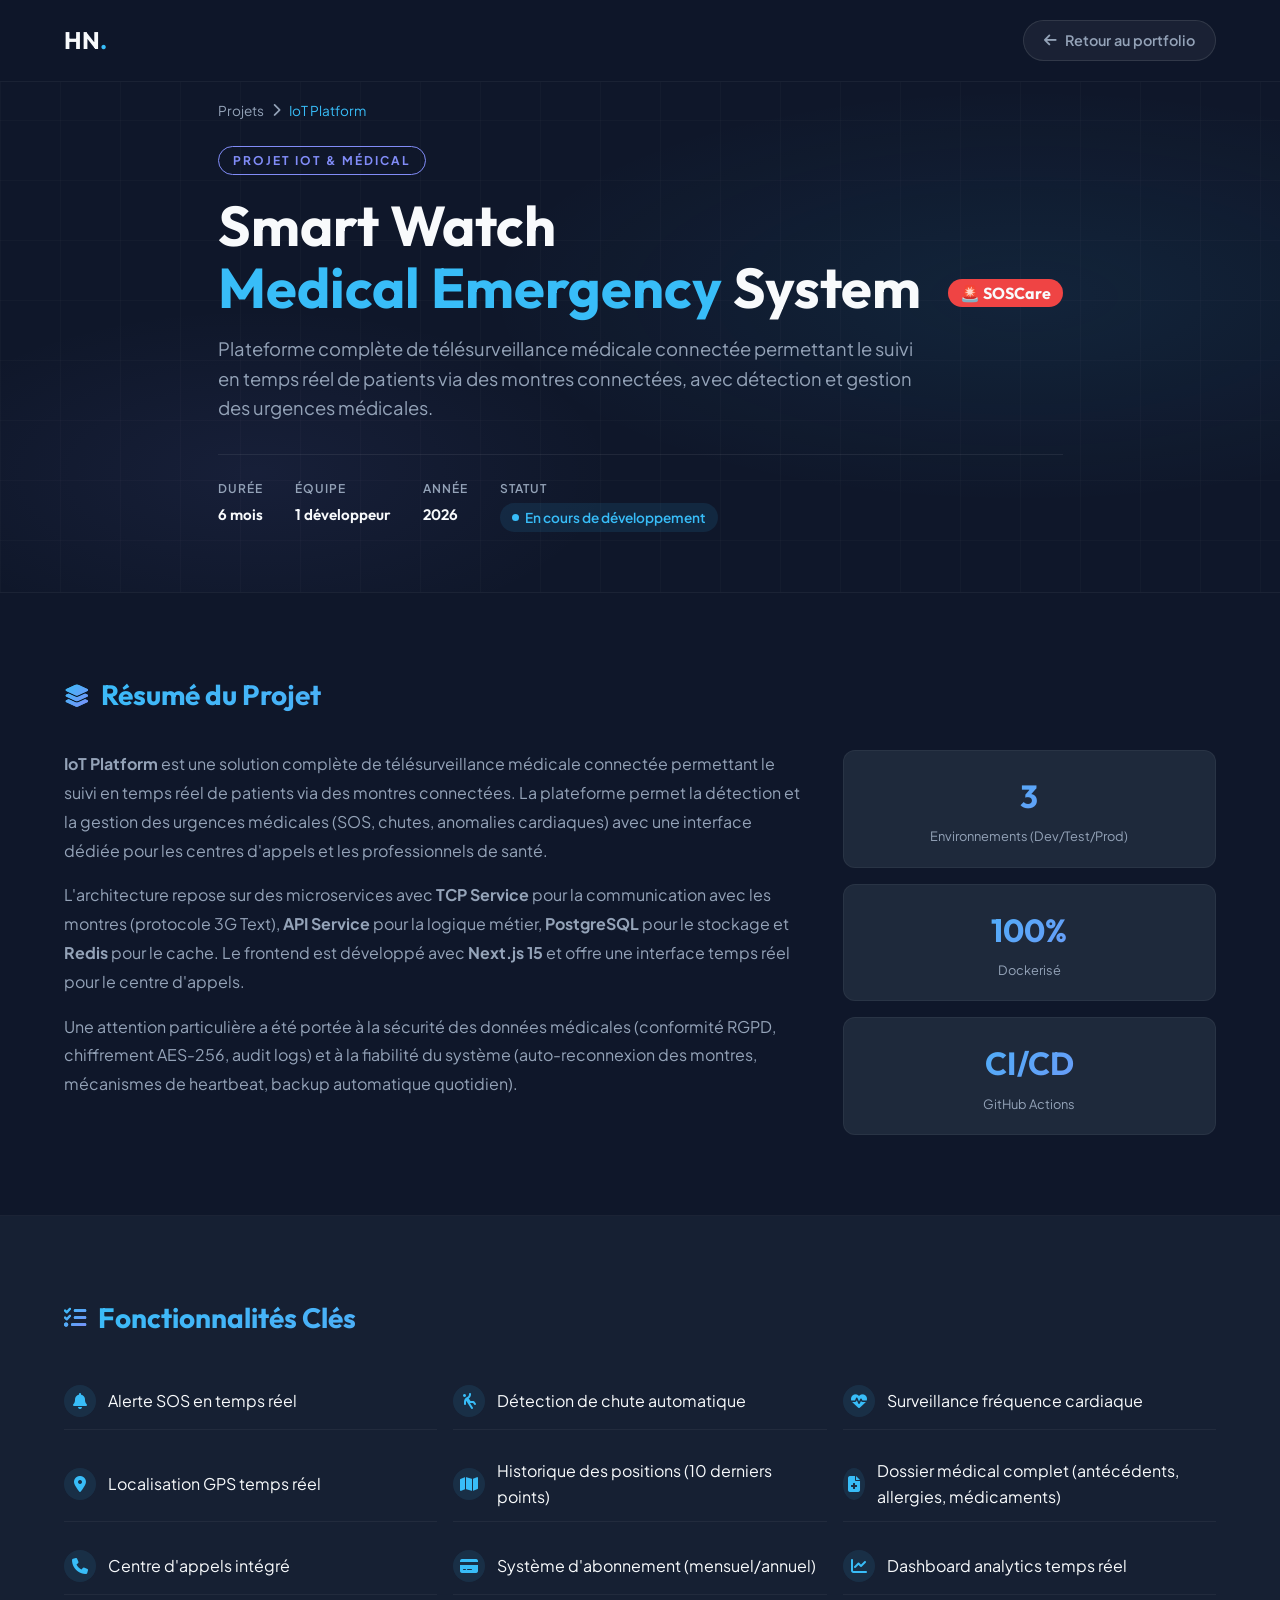
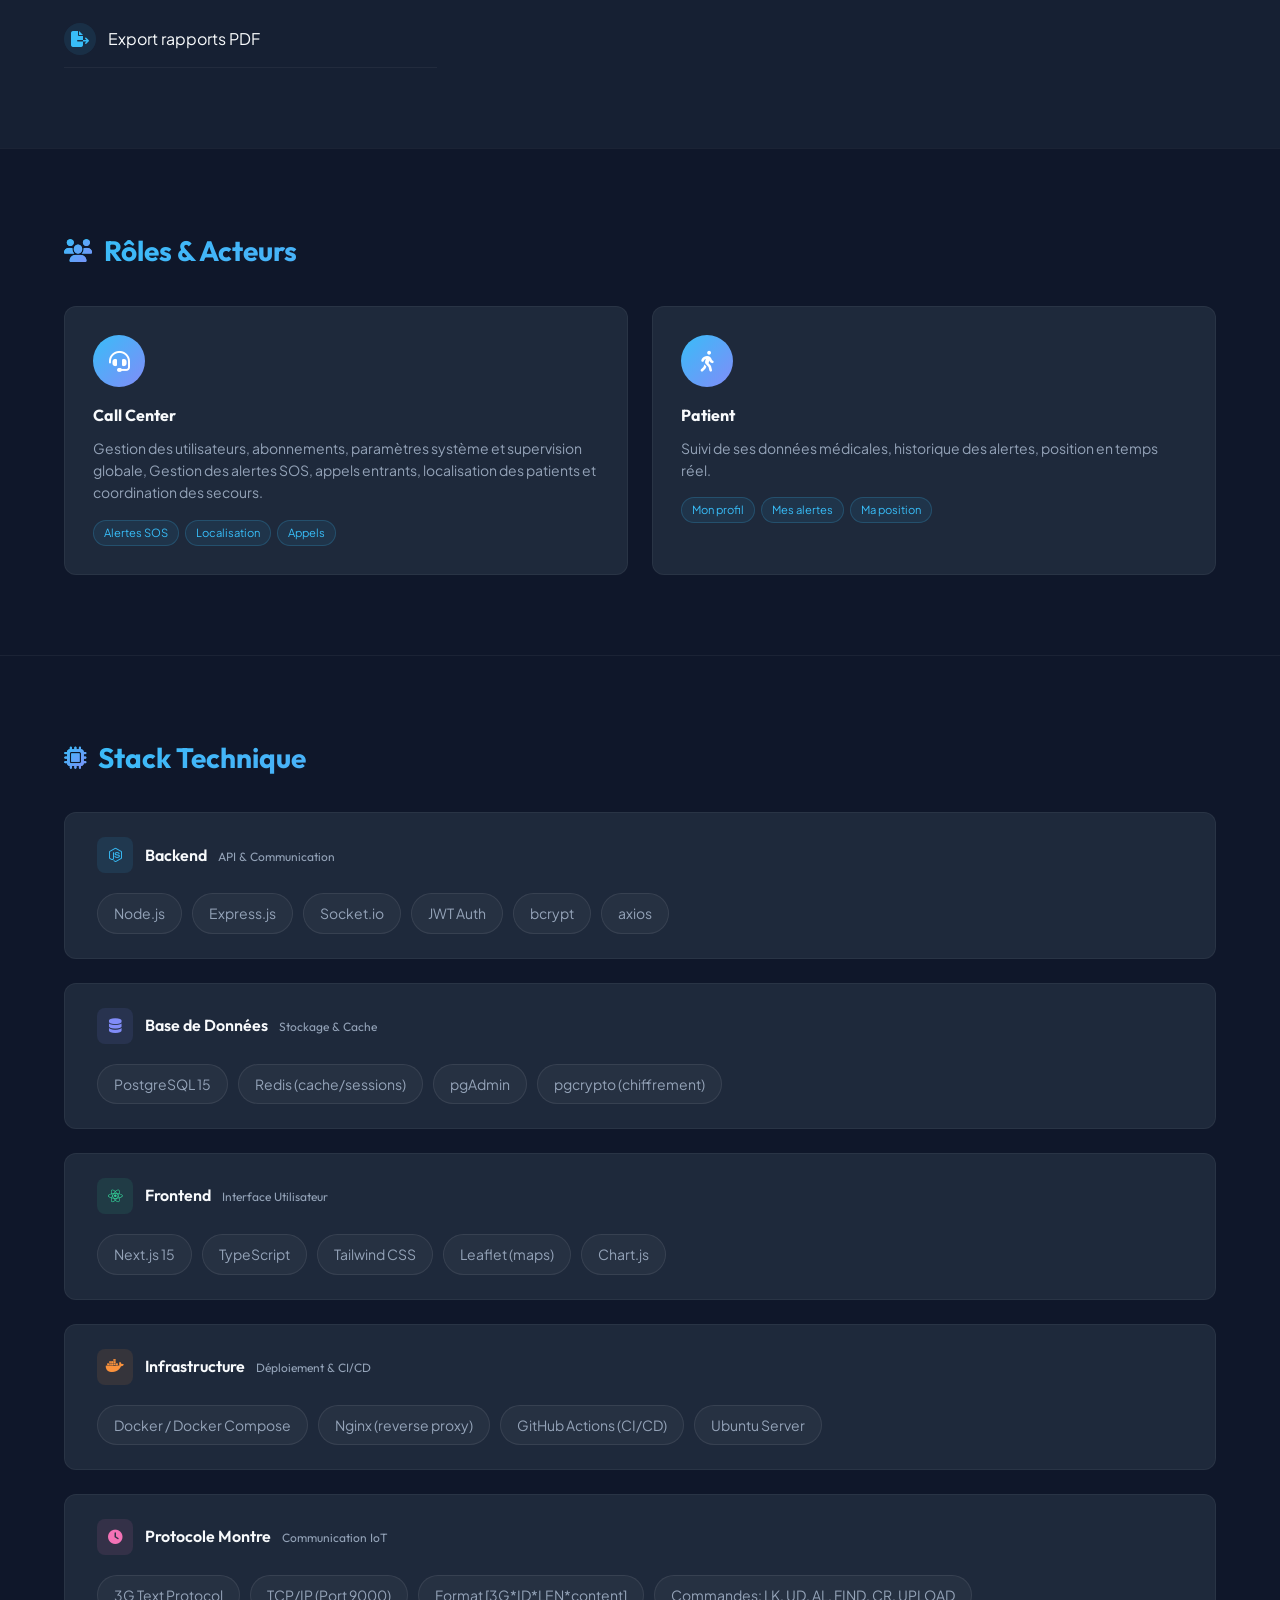
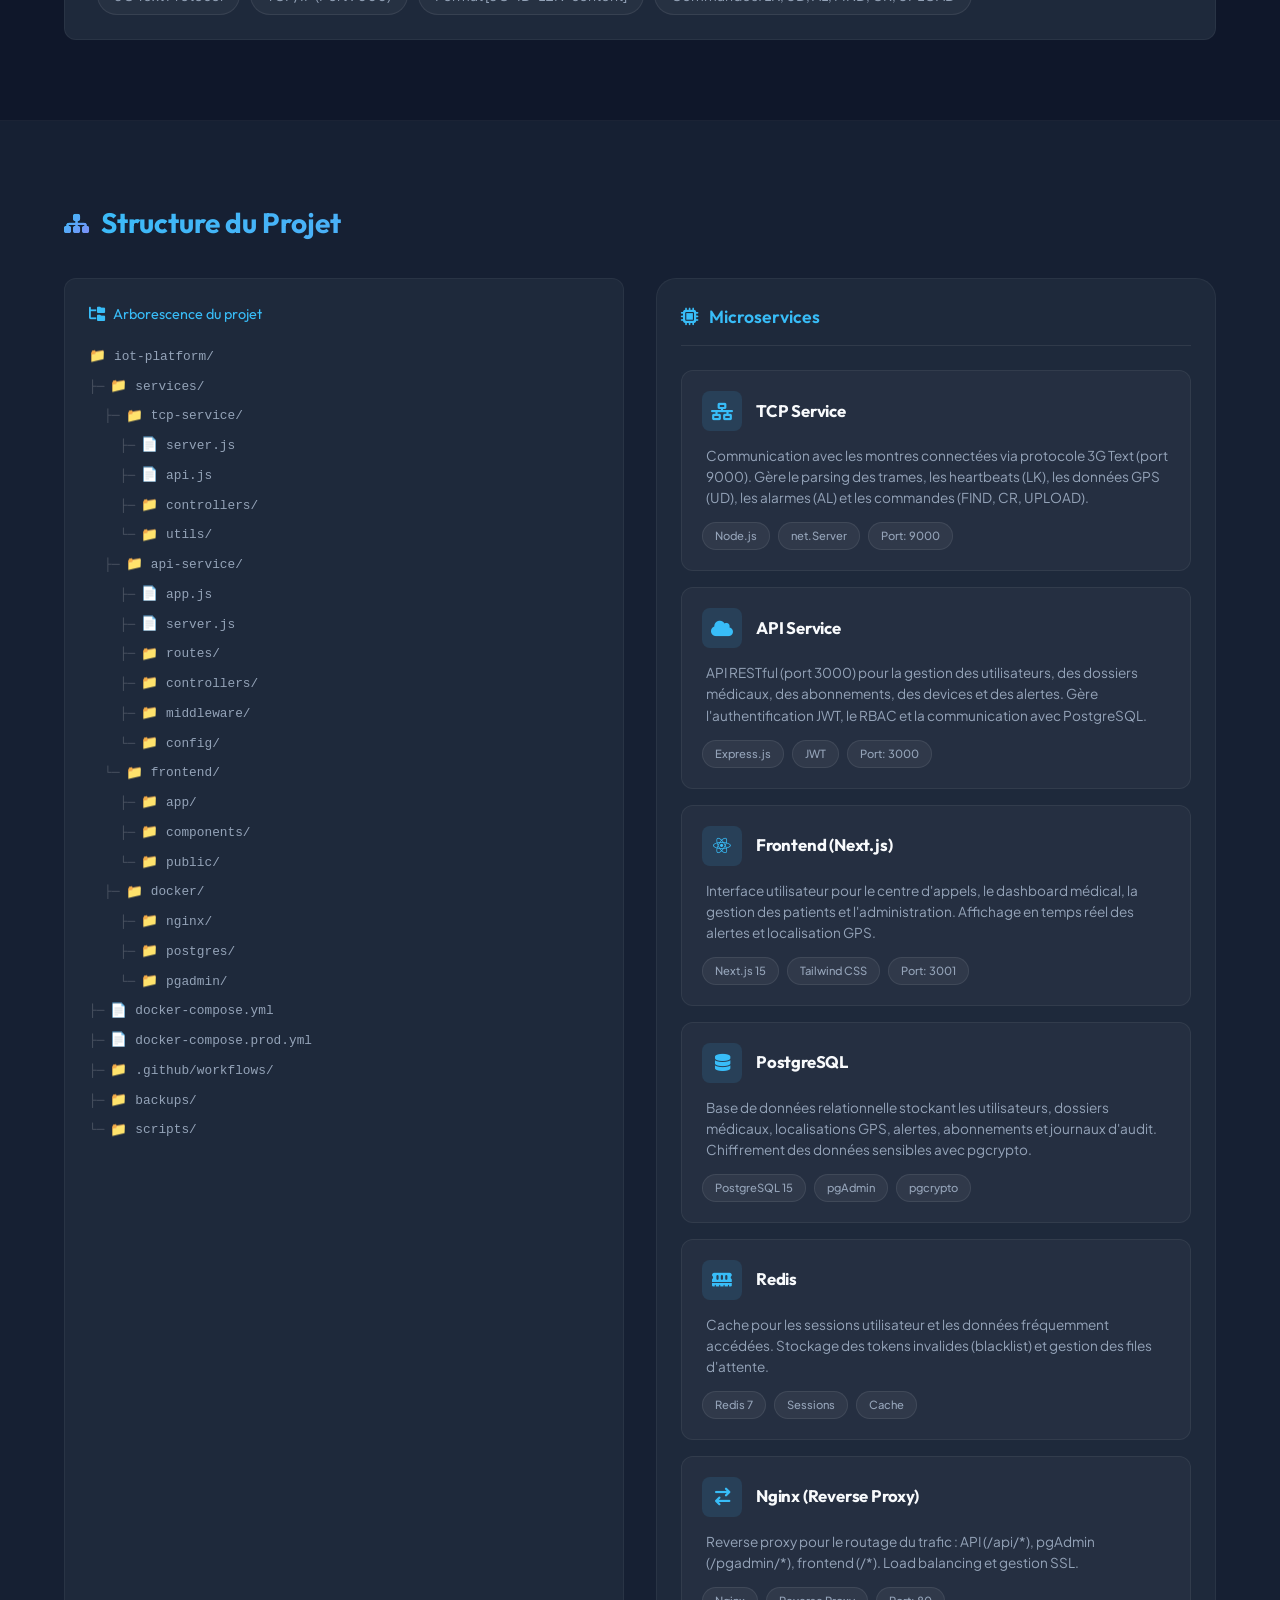
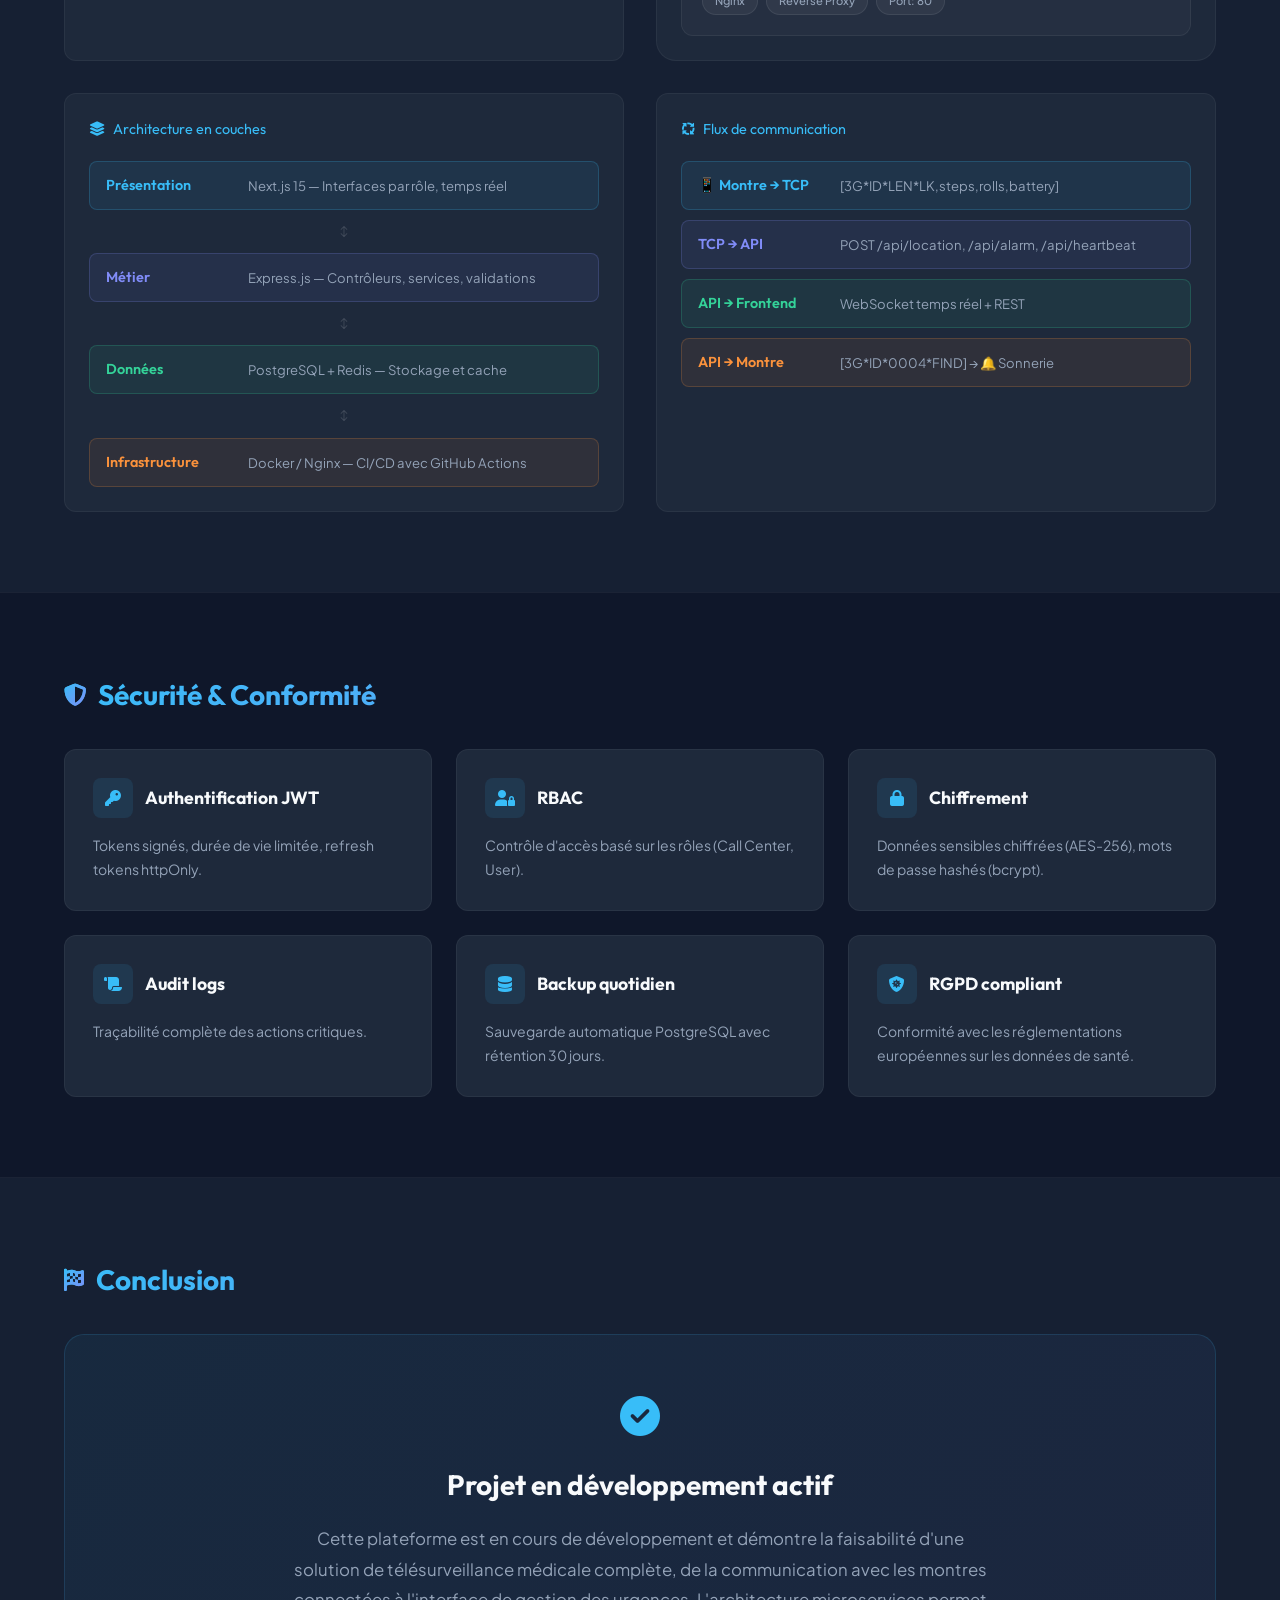
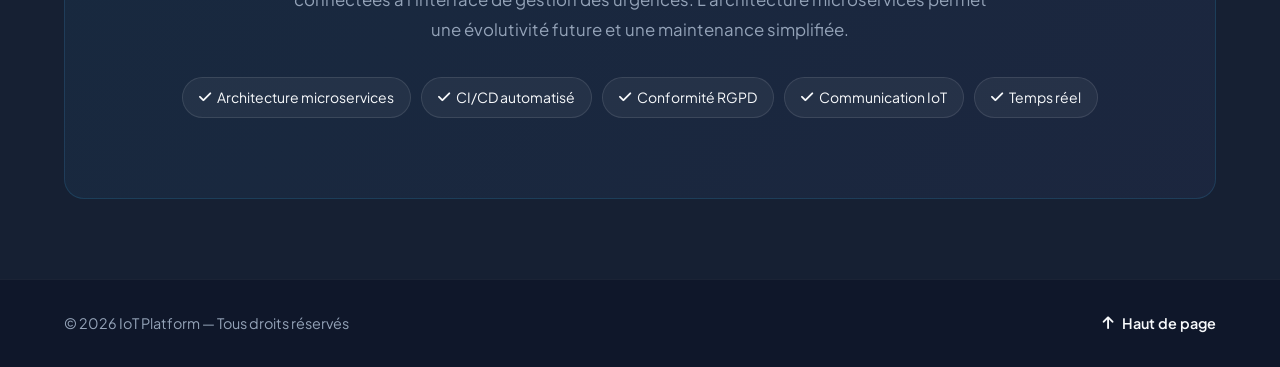
<file: soscare.html>
<!DOCTYPE html>
<html lang="fr">
<head>
    <meta charset="UTF-8">
    <meta name="viewport" content="width=device-width, initial-scale=1.0">
    <title>IoT Platform — SOSCare | Smart Watch Medical Emergency System</title>
    <link rel="preconnect" href="https://fonts.googleapis.com">
    <link rel="preconnect" href="https://fonts.gstatic.com" crossorigin>
    <link href="https://fonts.googleapis.com/css2?family=Outfit:wght@300;400;600;700&family=Plus+Jakarta+Sans:wght@400;500;600&display=swap" rel="stylesheet">
    <link rel="stylesheet" href="https://cdnjs.cloudflare.com/ajax/libs/font-awesome/6.5.0/css/all.min.css">
    <!-- Favicon -->
    <link rel="icon" type="image/svg+xml" href="assets/favicon.svg">
    <style>
        /* ─── CSS Variables ─── */
        :root {
            --bg-dark: #0f172a;
            --bg-card: #1e293b;
            --bg-alt: #162033;
            --text-main: #f8fafc;
            --text-muted: #94a3b8;
            --accent-primary: #38bdf8;
            --accent-secondary: #818cf8;
            --accent-success: #34d399;
            --accent-danger: #ef4444;
            --accent-glow: rgba(56, 189, 248, 0.2);
            --gradient-main: linear-gradient(135deg, var(--accent-primary), var(--accent-secondary));
            --font-heading: 'Outfit', sans-serif;
            --font-body: 'Plus Jakarta Sans', sans-serif;
            --radius-sm: 8px;
            --radius-md: 12px;
            --radius-lg: 20px;
            --transition: all 0.3s ease;
        }

        *, *::before, *::after { margin: 0; padding: 0; box-sizing: border-box; }
        html { scroll-behavior: smooth; scroll-padding-top: 80px; }
        body {
            background-color: var(--bg-dark);
            color: var(--text-main);
            font-family: var(--font-body);
            line-height: 1.6;
            overflow-x: hidden;
        }
        a { text-decoration: none; color: inherit; transition: var(--transition); }
        ul { list-style: none; }

        /* ─── Utilities ─── */
        .container { max-width: 1200px; margin: 0 auto; padding: 0 24px; }
        .section { padding: 80px 0; }
        .bg-alt { background-color: var(--bg-alt); }

        .section-title {
            font-family: var(--font-heading);
            font-size: 1.75rem;
            font-weight: 700;
            margin-bottom: 2rem;
            background: var(--gradient-main);
            background-clip: text;
            -webkit-background-clip: text;
            -webkit-text-fill-color: transparent;
            display: flex;
            align-items: center;
            gap: 12px;
        }
        .section-title i {
            background: var(--gradient-main);
            background-clip: text;
            -webkit-background-clip: text;
            -webkit-text-fill-color: transparent;
            font-size: 1.4rem;
        }

        /* ─── Navbar ─── */
        .navbar {
            position: fixed;
            top: 0; left: 0;
            width: 100%;
            background-color: rgba(15, 23, 42, 0.95);
            backdrop-filter: blur(10px);
            z-index: 1000;
            border-bottom: 1px solid rgba(255,255,255,0.05);
            padding: 20px 0;
        }
        .nav-container { display: flex; justify-content: space-between; align-items: center; }
        .logo { font-family: var(--font-heading); font-size: 1.5rem; font-weight: 700; }
        .dot { color: var(--accent-primary); }
        .nav-back {
            display: flex; align-items: center; gap: 8px;
            font-size: 0.9rem; font-weight: 600;
            color: var(--text-muted);
            padding: 8px 20px;
            border-radius: 50px;
            background: rgba(255,255,255,0.05);
            border: 1px solid rgba(255,255,255,0.1);
        }
        .nav-back:hover { color: var(--accent-primary); border-color: var(--accent-primary); background: rgba(56,189,248,0.1); }

        /* ─── Hero / Project Header ─── */
        .project-hero {
            min-height: 55vh;
            display: flex;
            align-items: flex-end;
            padding-top: 100px;
            padding-bottom: 60px;
            position: relative;
            overflow: hidden;
        }
        .project-hero::before {
            content: '';
            position: absolute;
            inset: 0;
            background:
                radial-gradient(ellipse 60% 50% at 80% 50%, rgba(56,189,248,0.08) 0%, transparent 70%),
                radial-gradient(ellipse 40% 40% at 20% 80%, rgba(129,140,248,0.07) 0%, transparent 70%);
        }
        .project-hero::after {
            content: '';
            position: absolute;
            inset: 0;
            background-image:
                linear-gradient(rgba(255,255,255,0.02) 1px, transparent 1px),
                linear-gradient(90deg, rgba(255,255,255,0.02) 1px, transparent 1px);
            background-size: 60px 60px;
        }
        .hero-inner { position: relative; z-index: 2; }

        .breadcrumb {
            display: flex; align-items: center; gap: 8px;
            font-size: 0.85rem; color: var(--text-muted);
            margin-bottom: 1.5rem;
        }
        .breadcrumb span { color: var(--accent-primary); }

        .project-badge {
            display: inline-block;
            font-size: 0.75rem;
            text-transform: uppercase;
            letter-spacing: 2px;
            font-weight: 700;
            color: var(--accent-secondary);
            border: 1px solid var(--accent-secondary);
            padding: 4px 14px;
            border-radius: 50px;
            margin-bottom: 1.25rem;
        }

        .project-hero-title {
            font-family: var(--font-heading);
            font-size: 3.5rem;
            font-weight: 700;
            line-height: 1.1;
            margin-bottom: 1rem;
        }
        .project-hero-title .highlight { color: var(--accent-primary); }
        .project-hero-title .badge-live { background: var(--accent-danger); font-size: 1rem; padding: 4px 12px; border-radius: 50px; margin-left: 16px; vertical-align: middle; }

        .project-hero-subtitle {
            font-size: 1.15rem;
            color: var(--text-muted);
            max-width: 700px;
            margin-bottom: 2rem;
        }

        .project-meta-row {
            display: flex; flex-wrap: wrap; gap: 2rem;
            padding-top: 1.5rem;
            border-top: 1px solid rgba(255,255,255,0.07);
        }
        .meta-item { display: flex; flex-direction: column; gap: 4px; }
        .meta-label { font-size: 0.75rem; text-transform: uppercase; letter-spacing: 1px; color: var(--text-muted); font-weight: 600; }
        .meta-value { font-family: var(--font-heading); font-weight: 600; font-size: 0.95rem; }
        .status-badge {
            display: inline-flex; align-items: center; gap: 6px;
            background: rgba(56,189,248,0.1); color: var(--accent-primary);
            padding: 4px 12px; border-radius: 50px; font-size: 0.85rem; font-weight: 600;
        }
        .status-dot { width: 7px; height: 7px; border-radius: 50%; background: var(--accent-primary); animation: pulse 2s infinite; }
        @keyframes pulse { 0%,100%{opacity:1} 50%{opacity:0.4} }

        /* ─── Summary Section ─── */
        .summary-grid {
            display: grid;
            grid-template-columns: 2fr 1fr;
            gap: 2rem;
            align-items: start;
        }
        .summary-text p {
            color: var(--text-muted);
            margin-bottom: 1rem;
            font-size: 1rem;
            line-height: 1.8;
        }
        .summary-stats {
            display: flex;
            flex-direction: column;
            gap: 1rem;
        }
        .stat-card {
            background: var(--bg-card);
            border: 1px solid rgba(255,255,255,0.05);
            border-radius: var(--radius-md);
            padding: 1.25rem 1.5rem;
            text-align: center;
            transition: var(--transition);
        }
        .stat-card:hover { border-color: var(--accent-primary); transform: translateY(-3px); }
        .stat-number {
            font-family: var(--font-heading);
            font-size: 2rem;
            font-weight: 700;
            background: var(--gradient-main);
            background-clip: text;
            -webkit-background-clip: text;
            -webkit-text-fill-color: transparent;
        }
        .stat-label { font-size: 0.8rem; color: var(--text-muted); margin-top: 4px; }

        /* ─── Actors / Users ─── */
        .actors-grid {
            display: grid;
            grid-template-columns: repeat(auto-fit, minmax(240px, 1fr));
            gap: 1.5rem;
        }
        .actor-card {
            background: var(--bg-card);
            border: 1px solid rgba(255,255,255,0.05);
            border-radius: var(--radius-md);
            padding: 1.75rem;
            transition: var(--transition);
        }
        .actor-card:hover { transform: translateY(-5px); border-color: var(--accent-primary); }
        .actor-avatar {
            width: 52px; height: 52px;
            border-radius: 50%;
            background: var(--gradient-main);
            display: flex; align-items: center; justify-content: center;
            font-size: 1.3rem;
            color: #fff;
            margin-bottom: 1rem;
        }
        .actor-card h4 { font-family: var(--font-heading); margin-bottom: 0.5rem; color: var(--text-main); }
        .actor-card p { font-size: 0.875rem; color: var(--text-muted); line-height: 1.6; }
        .actor-perms {
            margin-top: 1rem;
            display: flex; flex-wrap: wrap; gap: 6px;
        }
        .perm-tag {
            font-size: 0.7rem;
            padding: 3px 10px;
            border-radius: 50px;
            background: rgba(56,189,248,0.08);
            color: var(--accent-primary);
            border: 1px solid rgba(56,189,248,0.2);
        }

        /* ─── Tech Stack ─── */
        .tech-sections { display: flex; flex-direction: column; gap: 1.5rem; }
        .tech-group {
            background: var(--bg-card);
            border: 1px solid rgba(255,255,255,0.05);
            border-radius: var(--radius-md);
            padding: 1.5rem 2rem;
            transition: var(--transition);
        }
        .tech-group:hover { border-color: rgba(255,255,255,0.12); }
        .tech-group-header {
            display: flex; align-items: center; gap: 12px;
            margin-bottom: 1.25rem;
        }
        .tech-group-icon {
            width: 36px; height: 36px;
            border-radius: var(--radius-sm);
            background: rgba(56,189,248,0.1);
            display: flex; align-items: center; justify-content: center;
            color: var(--accent-primary);
            font-size: 0.9rem;
        }
        .tech-group-icon.purple { background: rgba(129,140,248,0.1); color: var(--accent-secondary); }
        .tech-group-icon.green { background: rgba(52,211,153,0.1); color: #34d399; }
        .tech-group-icon.orange { background: rgba(251,146,60,0.1); color: #fb923c; }
        .tech-group-icon.pink { background: rgba(244,114,182,0.1); color: #f472b6; }

        .tech-group-label {
            font-family: var(--font-heading);
            font-weight: 600;
            font-size: 1rem;
        }
        .tech-group-label small { font-size: 0.75rem; font-weight: 400; color: var(--text-muted); margin-left: 8px; }
        .tech-chips { display: flex; flex-wrap: wrap; gap: 10px; }
        .tech-chip {
            display: flex; align-items: center; gap: 8px;
            background: rgba(255,255,255,0.04);
            border: 1px solid rgba(255,255,255,0.08);
            padding: 8px 16px;
            border-radius: 50px;
            font-size: 0.875rem;
            color: var(--text-muted);
            transition: var(--transition);
        }
        .tech-chip:hover { background: rgba(56,189,248,0.08); color: var(--accent-primary); border-color: rgba(56,189,248,0.3); }

        /* ─── Architecture Schema ─── */
        .arch-schema {
            background: var(--bg-card);
            border: 1px solid rgba(255,255,255,0.05);
            border-radius: var(--radius-lg);
            padding: 2rem;
            overflow-x: auto;
        }
        .arch-schema pre {
            font-family: 'Courier New', monospace;
            font-size: 0.75rem;
            color: var(--text-muted);
            white-space: pre;
            margin: 0;
        }

        /* ─── Structure ─── */
        .structure-layout {
            display: grid;
            grid-template-columns: 1fr 1fr;
            gap: 2rem;
        }
        .structure-tree {
            background: var(--bg-card);
            border: 1px solid rgba(255,255,255,0.05);
            border-radius: var(--radius-md);
            padding: 1.5rem;
            font-family: 'Courier New', monospace;
            font-size: 0.85rem;
        }
        .tree-title {
            font-family: var(--font-heading);
            font-size: 0.9rem;
            color: var(--accent-primary);
            margin-bottom: 1rem;
            display: flex; align-items: center; gap: 8px;
        }
        .tree-line {
            display: flex; align-items: center;
            padding: 4px 0;
            color: var(--text-muted);
        }
        .tree-line .indent { margin-left: 1.5rem; }
        .tree-line .indent2 { margin-left: 3rem; }
        .folder { color: var(--accent-primary); margin-right: 8px; }
        .file { color: var(--text-muted); margin-right: 8px; }

        .architecture-card {
            background: var(--bg-card);
            border: 1px solid rgba(255,255,255,0.05);
            border-radius: var(--radius-md);
            padding: 1.5rem;
        }
        .arch-layers { display: flex; flex-direction: column; gap: 10px; }
        .arch-layer {
            border-radius: var(--radius-sm);
            padding: 12px 16px;
            display: flex; align-items: center; gap: 12px;
            font-size: 0.9rem;
        }
        .arch-layer.presentation { background: rgba(56,189,248,0.08); border: 1px solid rgba(56,189,248,0.2); }
        .arch-layer.business { background: rgba(129,140,248,0.08); border: 1px solid rgba(129,140,248,0.2); }
        .arch-layer.data { background: rgba(52,211,153,0.08); border: 1px solid rgba(52,211,153,0.2); }
        .arch-layer.infra { background: rgba(251,146,60,0.08); border: 1px solid rgba(251,146,60,0.2); }
        .arch-label { font-weight: 600; font-family: var(--font-heading); min-width: 130px; }
        .arch-label.c1 { color: var(--accent-primary); }
        .arch-label.c2 { color: var(--accent-secondary); }
        .arch-label.c3 { color: #34d399; }
        .arch-label.c4 { color: #fb923c; }
        .arch-desc { font-size: 0.82rem; color: var(--text-muted); }
        .arch-arrow {
            text-align: center;
            color: rgba(255,255,255,0.15);
            font-size: 0.75rem;
            padding: 2px 0;
        }

        /* ─── Security ─── */
        .security-grid {
            display: grid;
            grid-template-columns: repeat(auto-fit, minmax(300px, 1fr));
            gap: 1.5rem;
        }
        .security-card {
            background: var(--bg-card);
            border: 1px solid rgba(255,255,255,0.05);
            border-radius: var(--radius-md);
            padding: 1.75rem;
            transition: var(--transition);
            position: relative;
            overflow: hidden;
        }
        .security-card::before {
            content: '';
            position: absolute;
            top: 0; left: 0;
            width: 3px; height: 100%;
            background: var(--gradient-main);
            transform: scaleY(0);
            transition: transform 0.3s ease;
        }
        .security-card:hover::before { transform: scaleY(1); }
        .security-card:hover { border-color: rgba(56,189,248,0.2); transform: translateX(4px); }
        .security-card-header { display: flex; align-items: center; gap: 12px; margin-bottom: 1rem; }
        .security-icon {
            width: 40px; height: 40px;
            border-radius: var(--radius-sm);
            background: rgba(56,189,248,0.1);
            display: flex; align-items: center; justify-content: center;
            color: var(--accent-primary);
        }
        .security-card h4 { font-family: var(--font-heading); font-size: 1.1rem; }
        .security-card p { font-size: 0.875rem; color: var(--text-muted); line-height: 1.7; }

        /* ─── Features List ─── */
        .features-grid {
            display: grid;
            grid-template-columns: repeat(auto-fit, minmax(300px, 1fr));
            gap: 1rem;
        }
        .feature-item {
            display: flex;
            align-items: center;
            gap: 12px;
            padding: 12px 0;
            border-bottom: 1px solid rgba(255,255,255,0.05);
        }
        .feature-icon {
            width: 32px;
            height: 32px;
            background: rgba(56,189,248,0.1);
            border-radius: 50%;
            display: flex;
            align-items: center;
            justify-content: center;
            color: var(--accent-primary);
        }

        /* ─── Pricing ─── */
        .pricing-grid {
            display: grid;
            grid-template-columns: repeat(auto-fit, minmax(250px, 1fr));
            gap: 1.5rem;
        }
        .pricing-card {
            background: var(--bg-card);
            border: 1px solid rgba(255,255,255,0.05);
            border-radius: var(--radius-md);
            padding: 1.75rem;
            text-align: center;
            transition: var(--transition);
        }
        .pricing-card:hover { transform: translateY(-5px); border-color: var(--accent-primary); }
        .pricing-price {
            font-family: var(--font-heading);
            font-size: 2rem;
            font-weight: 700;
            color: var(--accent-primary);
            margin: 1rem 0;
        }
        .pricing-features { text-align: left; margin-top: 1rem; }
        .pricing-features li {
            padding: 6px 0;
            font-size: 0.85rem;
            color: var(--text-muted);
        }
        .pricing-features i { color: var(--accent-success); margin-right: 8px; width: 18px; }

        /* ─── Conclusion ─── */
        .conclusion-box {
            background: linear-gradient(135deg, rgba(56,189,248,0.06) 0%, rgba(129,140,248,0.06) 100%);
            border: 1px solid rgba(56,189,248,0.15);
            border-radius: var(--radius-lg);
            padding: 3rem;
            text-align: center;
            position: relative;
            overflow: hidden;
        }
        .conclusion-icon { font-size: 2.5rem; color: var(--accent-primary); margin-bottom: 1rem; }
        .conclusion-box h3 { font-family: var(--font-heading); font-size: 1.75rem; margin-bottom: 1rem; }
        .conclusion-box p { color: var(--text-muted); font-size: 1.05rem; max-width: 700px; margin: 0 auto 2rem; line-height: 1.8; }
        .conclusion-tags { display: flex; flex-wrap: wrap; justify-content: center; gap: 10px; margin-bottom: 2rem; }
        .outcome-tag {
            display: flex; align-items: center; gap: 6px;
            background: rgba(255,255,255,0.05);
            border: 1px solid rgba(255,255,255,0.1);
            padding: 8px 16px;
            border-radius: 50px;
            font-size: 0.875rem;
        }
        .btn {
            display: inline-flex; align-items: center; gap: 8px;
            padding: 12px 32px;
            border-radius: var(--radius-sm);
            font-weight: 600;
            cursor: pointer;
            font-family: var(--font-heading);
        }
        .btn-primary {
            background: var(--gradient-main);
            color: #fff;
            box-shadow: 0 0 20px var(--accent-glow);
            border: none;
        }
        .btn-primary:hover { box-shadow: 0 0 30px rgba(56,189,248,0.4); transform: translateY(-2px); }
        .btn-outline {
            background: transparent;
            border: 2px solid var(--accent-primary);
            color: var(--accent-primary);
        }
        .btn-outline:hover { background: rgba(56,189,248,0.1); }

        .section-divider {
            height: 1px;
            background: rgba(255,255,255,0.05);
            margin: 0;
        }

        .footer {
            padding: 2rem 0;
            border-top: 1px solid rgba(255,255,255,0.05);
        }
        .footer-content { display: flex; justify-content: space-between; align-items: center; color: var(--text-muted); font-size: 0.9rem; }
        .back-to-top { display: flex; align-items: center; gap: 8px; color: var(--text-main); font-weight: 600; }
        .back-to-top:hover { color: var(--accent-primary); }

        .reveal-element { opacity: 0; transform: translateY(30px); transition: all 0.6s ease-out; }
        .reveal-active { opacity: 1; transform: translateY(0); }

        @media (max-width: 768px) {
            .project-hero-title { font-size: 2.4rem; }
            .summary-grid { grid-template-columns: 1fr; }
            .summary-stats { flex-direction: row; flex-wrap: wrap; }
            .stat-card { flex: 1; min-width: 140px; }
            .structure-layout { grid-template-columns: 1fr; }
            .conclusion-box { padding: 2rem 1.5rem; }
            .footer-content { flex-direction: column; gap: 1rem; text-align: center; }
            .project-hero-title .badge-live { display: block; margin-top: 12px; margin-left: 0; width: fit-content; }
        }
        @media (max-width: 480px) {
            .project-hero-title { font-size: 1.9rem; }
            .project-meta-row { gap: 1rem; }
            .section { padding: 60px 0; }
        }


        /* ─── Structure Wrapper ─── */
.structure-wrapper {
    display: grid;
    grid-template-columns: 1fr 1fr;
    gap: 2rem;
    margin-bottom: 2rem;
}

.structure-tree {
    background: var(--bg-card);
    border: 1px solid rgba(255,255,255,0.05);
    border-radius: var(--radius-md);
    padding: 1.5rem;
    font-family: 'Courier New', monospace;
    font-size: 0.85rem;
    overflow-x: auto;
}

.tree-line {
    display: flex;
    align-items: center;
    padding: 4px 0;
    color: var(--text-muted);
    font-size: 0.8rem;
    white-space: nowrap;
}

.tree-line .indent { margin-left: 1.5rem; }
.tree-line .indent2 { margin-left: 3rem; }
.tree-line .indent3 { margin-left: 4.5rem; }

.folder { color: var(--accent-primary); margin-right: 8px; font-size: 0.85rem; }
.file { color: var(--text-muted); margin-right: 8px; font-size: 0.85rem; }
.tree-connector { color: rgba(255,255,255,0.2); margin-right: 6px; }

/* Responsive Structure */
@media (max-width: 768px) {
    .structure-wrapper {
        grid-template-columns: 1fr;
        gap: 1.5rem;
    }
    
    .structure-tree,
    .services-list {
        padding: 1rem;
    }
    
    .tree-line {
        font-size: 0.7rem;
        white-space: normal;
        word-break: break-all;
    }
    
    .tree-line .indent { margin-left: 1rem; }
    .tree-line .indent2 { margin-left: 2rem; }
    .tree-line .indent3 { margin-left: 3rem; }
}


/* Conteneur principal de la liste des services */
.services-list {
    background: var(--bg-card);
    border: 1px solid rgba(255, 255, 255, 0.05);
    border-radius: var(--radius-lg);
    padding: 1.5rem;
    transition: all 0.3s ease;
}

.services-list:hover {
    border-color: rgba(56, 189, 248, 0.2);
}

/* Titre de la section services */
.services-list .tree-title {
    font-family: var(--font-heading);
    font-size: 1.1rem;
    font-weight: 600;
    color: var(--accent-primary);
    margin-bottom: 1.5rem;
    display: flex;
    align-items: center;
    gap: 10px;
    border-bottom: 1px solid rgba(255, 255, 255, 0.08);
    padding-bottom: 0.875rem;
}

.services-list .tree-title i {
    font-size: 1.1rem;
    color: var(--accent-primary);
}

/* Responsive */
@media (max-width: 768px) {
    .services-list {
        padding: 1rem;
    }
    
    .services-list .tree-title {
        font-size: 1rem;
        margin-bottom: 1.2rem;
        padding-bottom: 0.7rem;
    }
}


/* ─── Service Card (Microservices) ─── */
.service-card {
    background: rgba(255, 255, 255, 0.03);
    border: 1px solid rgba(255, 255, 255, 0.06);
    border-radius: var(--radius-md);
    padding: 1.25rem;
    margin-bottom: 1rem;
    transition: all 0.3s ease;
    position: relative;
    overflow: hidden;
}

.service-card:last-child {
    margin-bottom: 0;
}

.service-card:hover {
    border-color: var(--accent-primary);
    transform: translateX(6px);
    background: rgba(56, 189, 248, 0.04);
}

.service-card::before {
    content: '';
    position: absolute;
    top: 0;
    left: 0;
    width: 3px;
    height: 100%;
    background: var(--gradient-main);
    opacity: 0;
    transition: opacity 0.3s ease;
}

.service-card:hover::before {
    opacity: 1;
}

.service-header {
    display: flex;
    align-items: center;
    gap: 14px;
    margin-bottom: 0.875rem;
}

.service-icon {
    width: 40px;
    height: 40px;
    background: rgba(56, 189, 248, 0.12);
    border-radius: var(--radius-sm);
    display: flex;
    align-items: center;
    justify-content: center;
    color: var(--accent-primary);
    font-size: 1.1rem;
    transition: all 0.3s ease;
}

.service-card:hover .service-icon {
    background: rgba(56, 189, 248, 0.25);
    transform: scale(1.05);
}

.service-name {
    font-family: var(--font-heading);
    font-weight: 700;
    font-size: 1.05rem;
    color: var(--text-main);
    letter-spacing: -0.2px;
}

.service-desc {
    font-size: 0.85rem;
    color: var(--text-muted);
    line-height: 1.55;
    margin-bottom: 0.875rem;
    padding-left: 4px;
}

.service-tech {
    display: flex;
    flex-wrap: wrap;
    gap: 8px;
    margin-top: 4px;
}

.service-tech span {
    font-size: 0.7rem;
    font-weight: 500;
    background: rgba(255, 255, 255, 0.05);
    border: 1px solid rgba(255, 255, 255, 0.08);
    padding: 4px 12px;
    border-radius: 50px;
    color: var(--text-muted);
    transition: all 0.2s ease;
}

.service-tech span:hover {
    background: rgba(56, 189, 248, 0.15);
    color: var(--accent-primary);
    border-color: rgba(56, 189, 248, 0.3);
}

/* Responsive */
@media (max-width: 768px) {
    .service-card {
        padding: 1rem;
    }
    
    .service-header {
        gap: 10px;
        margin-bottom: 0.7rem;
    }
    
    .service-icon {
        width: 34px;
        height: 34px;
        font-size: 0.95rem;
    }
    
    .service-name {
        font-size: 0.95rem;
    }
    
    .service-desc {
        font-size: 0.78rem;
    }
    
    .service-tech span {
        font-size: 0.65rem;
        padding: 3px 10px;
    }
}
    </style>
</head>
<body>

    <!-- ═══ Navbar ════════════════════════════════════════ -->
    <nav class="navbar">
        <div class="container nav-container">
            <a href="#" class="logo">HN<span class="dot">.</span></a>
            <a href="/index.html" class="nav-back">
                <i class="fa-solid fa-arrow-left"></i>
                Retour au portfolio
            </a>
        </div>
    </nav>

    <!-- ═══ Project Hero ══════════════════════════════════ -->
    <section class="project-hero">
        <div class="container hero-inner">
            <div class="breadcrumb">
                Projets <i class="fa-solid fa-chevron-right"></i> <span>IoT Platform</span>
            </div>
            <div class="project-badge">Projet IoT & Médical</div>
            <h1 class="project-hero-title">
                Smart Watch<br><span class="highlight">Medical Emergency</span> System
                <span class="badge-live">🚨 SOSCare</span>
            </h1>
            <p class="project-hero-subtitle">
                Plateforme complète de télésurveillance médicale connectée permettant le suivi en temps réel 
                de patients via des montres connectées, avec détection et gestion des urgences médicales.
            </p>
            <div class="project-meta-row">
                <div class="meta-item">
                    <span class="meta-label">Durée</span>
                    <span class="meta-value">6 mois</span>
                </div>
                <div class="meta-item">
                    <span class="meta-label">Équipe</span>
                    <span class="meta-value">1 développeur</span>
                </div>
                <div class="meta-item">
                    <span class="meta-label">Année</span>
                    <span class="meta-value">2026</span>
                </div>
                <div class="meta-item">
                    <span class="meta-label">Statut</span>
                    <span class="status-badge"><span class="status-dot"></span>En cours de développement</span>
                </div>
            </div>
        </div>
    </section>

    <div class="section-divider"></div>

    <!-- ═══ 1. Résumé du Projet ═══════════════════════════ -->
    <section class="section reveal-element" id="resume">
        <div class="container">
            <h2 class="section-title"><i class="fa-solid fa-layer-group"></i>Résumé du Projet</h2>
            <div class="summary-grid">
                <div class="summary-text">
                    <p>
                        <strong>IoT Platform</strong> est une solution complète de télésurveillance médicale connectée permettant le suivi en temps réel de patients via des montres connectées. La plateforme permet la détection et la gestion des urgences médicales (SOS, chutes, anomalies cardiaques) avec une interface dédiée pour les centres d'appels et les professionnels de santé.
                    </p>
                    <p>
                        L'architecture repose sur des microservices avec <strong>TCP Service</strong> pour la communication avec les montres (protocole 3G Text), <strong>API Service</strong> pour la logique métier, <strong>PostgreSQL</strong> pour le stockage et <strong>Redis</strong> pour le cache. Le frontend est développé avec <strong>Next.js 15</strong> et offre une interface temps réel pour le centre d'appels.
                    </p>
                    <p>
                        Une attention particulière a été portée à la sécurité des données médicales (conformité RGPD, chiffrement AES-256, audit logs) et à la fiabilité du système (auto-reconnexion des montres, mécanismes de heartbeat, backup automatique quotidien).
                    </p>
                </div>
                <div class="summary-stats">
                    <div class="stat-card">
                        <div class="stat-number">3</div>
                        <div class="stat-label">Environnements (Dev/Test/Prod)</div>
                    </div>
                    <div class="stat-card">
                        <div class="stat-number">100%</div>
                        <div class="stat-label">Dockerisé</div>
                    </div>
                    <div class="stat-card">
                        <div class="stat-number">CI/CD</div>
                        <div class="stat-label">GitHub Actions</div>
                    </div>
                </div>
            </div>
        </div>
    </section>

    <div class="section-divider"></div>

    <!-- ═══ 4. Fonctionnalités Implémentées ═══════════════ -->
    <section class="section bg-alt reveal-element" id="features">
        <div class="container">
            <h2 class="section-title"><i class="fa-solid fa-list-check"></i>Fonctionnalités Clés</h2>
            <div class="features-grid">
                <div class="feature-item"><div class="feature-icon"><i class="fa-solid fa-bell"></i></div><span>Alerte SOS en temps réel</span></div>
                <div class="feature-item"><div class="feature-icon"><i class="fa-solid fa-person-falling"></i></div><span>Détection de chute automatique</span></div>
                <div class="feature-item"><div class="feature-icon"><i class="fa-solid fa-heartbeat"></i></div><span>Surveillance fréquence cardiaque</span></div>
                <div class="feature-item"><div class="feature-icon"><i class="fa-solid fa-location-dot"></i></div><span>Localisation GPS temps réel</span></div>
                <div class="feature-item"><div class="feature-icon"><i class="fa-solid fa-map"></i></div><span>Historique des positions (10 derniers points)</span></div>
                <div class="feature-item"><div class="feature-icon"><i class="fa-solid fa-file-medical"></i></div><span>Dossier médical complet (antécédents, allergies, médicaments)</span></div>
                <div class="feature-item"><div class="feature-icon"><i class="fa-solid fa-phone"></i></div><span>Centre d'appels intégré</span></div>
                <div class="feature-item"><div class="feature-icon"><i class="fa-solid fa-credit-card"></i></div><span>Système d'abonnement (mensuel/annuel)</span></div>
                <div class="feature-item"><div class="feature-icon"><i class="fa-solid fa-chart-line"></i></div><span>Dashboard analytics temps réel</span></div>
                <div class="feature-item"><div class="feature-icon"><i class="fa-solid fa-file-export"></i></div><span>Export rapports PDF</span></div>
            </div>
        </div>
    </section>


    <div class="section-divider"></div>

    <!-- ═══ 5. Rôles Utilisateurs ════════════════════════ -->
    <section class="section reveal-element" id="acteurs">
        <div class="container">
            <h2 class="section-title"><i class="fa-solid fa-users"></i>Rôles & Acteurs</h2>
            <div class="actors-grid">
                <!--<div class="actor-card">
                    <div class="actor-avatar"><i class="fa-solid fa-user-shield"></i></div>
                    <h4>Administrateur</h4>
                    <p>Gestion des utilisateurs, abonnements, paramètres système et supervision globale.</p>
                    <div class="actor-perms"><span class="perm-tag">Gestion users</span><span class="perm-tag">Abonnements</span><span class="perm-tag">Audit logs</span></div>
                </div>-->
                <div class="actor-card">
                    <div class="actor-avatar"><i class="fa-solid fa-headset"></i></div>
                    <h4>Call Center</h4>
                    <p>Gestion des utilisateurs, abonnements, paramètres système et supervision globale, Gestion des alertes SOS, appels entrants, localisation des patients et coordination des secours.</p>
                    <div class="actor-perms"><span class="perm-tag">Alertes SOS</span><span class="perm-tag">Localisation</span><span class="perm-tag">Appels</span></div>
                </div>
                <!--<div class="actor-card">
                    <div class="actor-avatar"><i class="fa-solid fa-user-doctor"></i></div>
                    <h4>Professionnel de santé</h4>
                    <p>Accès aux dossiers médicaux, suivi des signes vitaux, prescriptions.</p>
                    <div class="actor-perms"><span class="perm-tag">Dossiers médicaux</span><span class="perm-tag">Signes vitaux</span><span class="perm-tag">Prescriptions</span></div>
                </div>-->
                <div class="actor-card">
                    <div class="actor-avatar"><i class="fa-solid fa-person-walking"></i></div>
                    <h4>Patient</h4>
                    <p>Suivi de ses données médicales, historique des alertes, position en temps réel.</p>
                    <div class="actor-perms"><span class="perm-tag">Mon profil</span><span class="perm-tag">Mes alertes</span><span class="perm-tag">Ma position</span></div>
                </div>
            </div>
        </div>
    </section>

    <div class="section-divider"></div>

    <!-- ═══ 3. Technologies Utilisées ════════════════════ -->
    <section class="section reveal-element" id="technologies">
        <div class="container">
            <h2 class="section-title"><i class="fa-solid fa-microchip"></i>Stack Technique</h2>
            <div class="tech-sections">

                <div class="tech-group">
                    <div class="tech-group-header">
                        <div class="tech-group-icon"><i class="fa-brands fa-node-js"></i></div>
                        <div class="tech-group-label">Backend <small>API & Communication</small></div>
                    </div>
                    <div class="tech-chips">
                        <span class="tech-chip">Node.js</span>
                        <span class="tech-chip">Express.js</span>
                        <span class="tech-chip">Socket.io</span>
                        <span class="tech-chip">JWT Auth</span>
                        <span class="tech-chip">bcrypt</span>
                        <span class="tech-chip">axios</span>
                    </div>
                </div>

                <div class="tech-group">
                    <div class="tech-group-header">
                        <div class="tech-group-icon purple"><i class="fa-solid fa-database"></i></div>
                        <div class="tech-group-label">Base de Données <small>Stockage & Cache</small></div>
                    </div>
                    <div class="tech-chips">
                        <span class="tech-chip">PostgreSQL 15</span>
                        <span class="tech-chip">Redis (cache/sessions)</span>
                        <span class="tech-chip">pgAdmin</span>
                        <span class="tech-chip">pgcrypto (chiffrement)</span>
                    </div>
                </div>

                <div class="tech-group">
                    <div class="tech-group-header">
                        <div class="tech-group-icon green"><i class="fa-brands fa-react"></i></div>
                        <div class="tech-group-label">Frontend <small>Interface Utilisateur</small></div>
                    </div>
                    <div class="tech-chips">
                        <span class="tech-chip">Next.js 15</span>
                        <span class="tech-chip">TypeScript</span>
                        <span class="tech-chip">Tailwind CSS</span>
                        <span class="tech-chip">Leaflet (maps)</span>
                        <span class="tech-chip">Chart.js</span>
                    </div>
                </div>

                <div class="tech-group">
                    <div class="tech-group-header">
                        <div class="tech-group-icon orange"><i class="fa-brands fa-docker"></i></div>
                        <div class="tech-group-label">Infrastructure <small>Déploiement & CI/CD</small></div>
                    </div>
                    <div class="tech-chips">
                        <span class="tech-chip">Docker / Docker Compose</span>
                        <span class="tech-chip">Nginx (reverse proxy)</span>
                        <span class="tech-chip">GitHub Actions (CI/CD)</span>
                        <span class="tech-chip">Ubuntu Server</span>
                    </div>
                </div>

                <div class="tech-group">
                    <div class="tech-group-header">
                        <div class="tech-group-icon pink"><i class="fa-solid fa-clock"></i></div>
                        <div class="tech-group-label">Protocole Montre <small>Communication IoT</small></div>
                    </div>
                    <div class="tech-chips">
                        <span class="tech-chip">3G Text Protocol</span>
                        <span class="tech-chip">TCP/IP (Port 9000)</span>
                        <span class="tech-chip">Format [3G*ID*LEN*content]</span>
                        <span class="tech-chip">Commandes: LK, UD, AL, FIND, CR, UPLOAD</span>
                    </div>
                </div>

            </div>
        </div>
    </section>



    <!-- ═══ 4. Structure du Projet ═══════════════════════════ -->


    <div class="section-divider"></div>


    
    <section class="section bg-alt reveal-element" id="structure">
        <div class="container">
            <h2 class="section-title"><i class="fa-solid fa-sitemap"></i>Structure du Projet</h2>
            
            <div class="structure-wrapper">
                <!-- Arborescence des dossiers -->
                <div class="structure-tree">
                    <div class="tree-title">
                        <i class="fa-solid fa-folder-tree"></i>
                        Arborescence du projet
                    </div>
                    
                    <div class="tree-line">
                        <span class="folder">📁</span> iot-platform/
                    </div>
                    <div class="tree-line indent">
                        <span class="tree-connector">├─</span>
                        <span class="folder">📁</span> services/
                    </div>
                    <div class="tree-line indent2">
                        &nbsp;&nbsp;<span class="tree-connector">├─</span>
                        <span class="folder">📁</span> tcp-service/
                    </div>
                    <div class="tree-line indent3">
                        &nbsp;&nbsp;&nbsp;&nbsp;<span class="tree-connector">├─</span>
                        <span class="file">📄</span> server.js
                    </div>
                    <div class="tree-line indent3">
                        &nbsp;&nbsp;&nbsp;&nbsp;<span class="tree-connector">├─</span>
                        <span class="file">📄</span> api.js
                    </div>
                    <div class="tree-line indent3">
                        &nbsp;&nbsp;&nbsp;&nbsp;<span class="tree-connector">├─</span>
                        <span class="folder">📁</span> controllers/
                    </div>
                    <div class="tree-line indent3">
                        &nbsp;&nbsp;&nbsp;&nbsp;<span class="tree-connector">└─</span>
                        <span class="folder">📁</span> utils/
                    </div>
                    
                    <div class="tree-line indent2">
                        &nbsp;&nbsp;<span class="tree-connector">├─</span>
                        <span class="folder">📁</span> api-service/
                    </div>
                    <div class="tree-line indent3">
                        &nbsp;&nbsp;&nbsp;&nbsp;<span class="tree-connector">├─</span>
                        <span class="file">📄</span> app.js
                    </div>
                    <div class="tree-line indent3">
                        &nbsp;&nbsp;&nbsp;&nbsp;<span class="tree-connector">├─</span>
                        <span class="file">📄</span> server.js
                    </div>
                    <div class="tree-line indent3">
                        &nbsp;&nbsp;&nbsp;&nbsp;<span class="tree-connector">├─</span>
                        <span class="folder">📁</span> routes/
                    </div>
                    <div class="tree-line indent3">
                        &nbsp;&nbsp;&nbsp;&nbsp;<span class="tree-connector">├─</span>
                        <span class="folder">📁</span> controllers/
                    </div>
                    <div class="tree-line indent3">
                        &nbsp;&nbsp;&nbsp;&nbsp;<span class="tree-connector">├─</span>
                        <span class="folder">📁</span> middleware/
                    </div>
                    <div class="tree-line indent3">
                        &nbsp;&nbsp;&nbsp;&nbsp;<span class="tree-connector">└─</span>
                        <span class="folder">📁</span> config/
                    </div>
                    
                    <div class="tree-line indent2">
                        &nbsp;&nbsp;<span class="tree-connector">└─</span>
                        <span class="folder">📁</span> frontend/
                    </div>
                    <div class="tree-line indent3">
                        &nbsp;&nbsp;&nbsp;&nbsp;<span class="tree-connector">├─</span>
                        <span class="folder">📁</span> app/
                    </div>
                    <div class="tree-line indent3">
                        &nbsp;&nbsp;&nbsp;&nbsp;<span class="tree-connector">├─</span>
                        <span class="folder">📁</span> components/
                    </div>
                    <div class="tree-line indent3">
                        &nbsp;&nbsp;&nbsp;&nbsp;<span class="tree-connector">└─</span>
                        <span class="folder">📁</span> public/
                    </div>
                    
                    <div class="tree-line indent">
                        &nbsp;&nbsp;<span class="tree-connector">├─</span>
                        <span class="folder">📁</span> docker/
                    </div>
                    <div class="tree-line indent2">
                        &nbsp;&nbsp;&nbsp;&nbsp;<span class="tree-connector">├─</span>
                        <span class="folder">📁</span> nginx/
                    </div>
                    <div class="tree-line indent2">
                        &nbsp;&nbsp;&nbsp;&nbsp;<span class="tree-connector">├─</span>
                        <span class="folder">📁</span> postgres/
                    </div>
                    <div class="tree-line indent2">
                        &nbsp;&nbsp;&nbsp;&nbsp;<span class="tree-connector">└─</span>
                        <span class="folder">📁</span> pgadmin/
                    </div>
                    
                    <div class="tree-line indent">
                        <span class="tree-connector">├─</span>
                        <span class="file">📄</span> docker-compose.yml
                    </div>
                    <div class="tree-line indent">
                        <span class="tree-connector">├─</span>
                        <span class="file">📄</span> docker-compose.prod.yml
                    </div>
                    <div class="tree-line indent">
                        <span class="tree-connector">├─</span>
                        <span class="folder">📁</span> .github/workflows/
                    </div>
                    <div class="tree-line indent">
                        <span class="tree-connector">├─</span>
                        <span class="folder">📁</span> backups/
                    </div>
                    <div class="tree-line indent">
                        <span class="tree-connector">└─</span>
                        <span class="folder">📁</span> scripts/
                    </div>
                </div>

                <!-- Services et leurs rôles -->
                <!-- Services et leurs rôles -->
                <div class="services-list">
                    <div class="tree-title">
                        <i class="fa-solid fa-microchip"></i>
                        Microservices
                    </div>
                    
                    <div class="service-card">
                        <div class="service-header">
                            <div class="service-icon"><i class="fa-solid fa-network-wired"></i></div>
                            <div class="service-name">TCP Service</div>
                        </div>
                        <div class="service-desc">
                            Communication avec les montres connectées via protocole 3G Text (port 9000). 
                            Gère le parsing des trames, les heartbeats (LK), les données GPS (UD), 
                            les alarmes (AL) et les commandes (FIND, CR, UPLOAD).
                        </div>
                        <div class="service-tech">
                            <span>Node.js</span>
                            <span>net.Server</span>
                            <span>Port: 9000</span>
                        </div>
                    </div>
                    
                    <div class="service-card">
                        <div class="service-header">
                            <div class="service-icon"><i class="fa-solid fa-cloud"></i></div>
                            <div class="service-name">API Service</div>
                        </div>
                        <div class="service-desc">
                            API RESTful (port 3000) pour la gestion des utilisateurs, des dossiers médicaux, 
                            des abonnements, des devices et des alertes. Gère l'authentification JWT, 
                            le RBAC et la communication avec PostgreSQL.
                        </div>
                        <div class="service-tech">
                            <span>Express.js</span>
                            <span>JWT</span>
                            <span>Port: 3000</span>
                        </div>
                    </div>
                    
                    <div class="service-card">
                        <div class="service-header">
                            <div class="service-icon"><i class="fa-brands fa-react"></i></div>
                            <div class="service-name">Frontend (Next.js)</div>
                        </div>
                        <div class="service-desc">
                            Interface utilisateur pour le centre d'appels, le dashboard médical, 
                            la gestion des patients et l'administration. Affichage en temps réel 
                            des alertes et localisation GPS.
                        </div>
                        <div class="service-tech">
                            <span>Next.js 15</span>
                            <span>Tailwind CSS</span>
                            <span>Port: 3001</span>
                        </div>
                    </div>
                    
                    <div class="service-card">
                        <div class="service-header">
                            <div class="service-icon"><i class="fa-solid fa-database"></i></div>
                            <div class="service-name">PostgreSQL</div>
                        </div>
                        <div class="service-desc">
                            Base de données relationnelle stockant les utilisateurs, dossiers médicaux, 
                            localisations GPS, alertes, abonnements et journaux d'audit. 
                            Chiffrement des données sensibles avec pgcrypto.
                        </div>
                        <div class="service-tech">
                            <span>PostgreSQL 15</span>
                            <span>pgAdmin</span>
                            <span>pgcrypto</span>
                        </div>
                    </div>
                    
                    <div class="service-card">
                        <div class="service-header">
                            <div class="service-icon"><i class="fa-solid fa-memory"></i></div>
                            <div class="service-name">Redis</div>
                        </div>
                        <div class="service-desc">
                            Cache pour les sessions utilisateur et les données fréquemment accédées.
                            Stockage des tokens invalides (blacklist) et gestion des files d'attente.
                        </div>
                        <div class="service-tech">
                            <span>Redis 7</span>
                            <span>Sessions</span>
                            <span>Cache</span>
                        </div>
                    </div>
                    
                    <div class="service-card">
                        <div class="service-header">
                            <div class="service-icon"><i class="fa-solid fa-arrow-right-arrow-left"></i></div>
                            <div class="service-name">Nginx (Reverse Proxy)</div>
                        </div>
                        <div class="service-desc">
                            Reverse proxy pour le routage du trafic : API (/api/*), pgAdmin (/pgadmin/*), 
                            frontend (/*). Load balancing et gestion SSL.
                        </div>
                        <div class="service-tech">
                            <span>Nginx</span>
                            <span>Reverse Proxy</span>
                            <span>Port: 80</span>
                        </div>
                    </div>
                </div>
            </div>
            
            <!-- Architecture en couches -->
            <div style="margin-top: 2rem;">
                <div class="structure-layout">
                    <div class="architecture-card">
                        <div class="tree-title" style="margin-bottom:1.25rem">
                            <i class="fa-solid fa-layer-group"></i> Architecture en couches
                        </div>
                        <div class="arch-layers">
                            <div class="arch-layer presentation">
                                <span class="arch-label c1">Présentation</span>
                                <span class="arch-desc">Next.js 15 — Interfaces par rôle, temps réel</span>
                            </div>
                            <div class="arch-arrow">↕</div>
                            <div class="arch-layer business">
                                <span class="arch-label c2">Métier</span>
                                <span class="arch-desc">Express.js — Contrôleurs, services, validations</span>
                            </div>
                            <div class="arch-arrow">↕</div>
                            <div class="arch-layer data">
                                <span class="arch-label c3">Données</span>
                                <span class="arch-desc">PostgreSQL + Redis — Stockage et cache</span>
                            </div>
                            <div class="arch-arrow">↕</div>
                            <div class="arch-layer infra">
                                <span class="arch-label c4">Infrastructure</span>
                                <span class="arch-desc">Docker / Nginx — CI/CD avec GitHub Actions</span>
                            </div>
                        </div>
                    </div>
                    
                    <div class="architecture-card">
                        <div class="tree-title" style="margin-bottom:1.25rem">
                            <i class="fa-solid fa-arrows-spin"></i> Flux de communication
                        </div>
                        <div class="arch-layers">
                            <div class="arch-layer presentation">
                                <span class="arch-label c1">📱 Montre → TCP</span>
                                <span class="arch-desc">[3G*ID*LEN*LK,steps,rolls,battery]</span>
                            </div>
                            <div class="arch-layer business">
                                <span class="arch-label c2">TCP → API</span>
                                <span class="arch-desc">POST /api/location, /api/alarm, /api/heartbeat</span>
                            </div>
                            <div class="arch-layer data">
                                <span class="arch-label c3">API → Frontend</span>
                                <span class="arch-desc">WebSocket temps réel + REST</span>
                            </div>
                            <div class="arch-layer infra">
                                <span class="arch-label c4">API → Montre</span>
                                <span class="arch-desc">[3G*ID*0004*FIND] → 🔔 Sonnerie</span>
                            </div>
                        </div>
                    </div>
                </div>
            </div>
        </div>
    </section>



    <div class="section-divider"></div>

    <!-- ═══ 7. Sécurité ══════════════════════════════════ -->
    <section class="section reveal-element" id="securite">
        <div class="container">
            <h2 class="section-title"><i class="fa-solid fa-shield-halved"></i>Sécurité & Conformité</h2>
            <div class="security-grid">
                <div class="security-card"><div class="security-card-header"><div class="security-icon"><i class="fa-solid fa-key"></i></div><h4>Authentification JWT</h4></div><p>Tokens signés, durée de vie limitée, refresh tokens httpOnly.</p></div>
                <div class="security-card"><div class="security-card-header"><div class="security-icon"><i class="fa-solid fa-user-lock"></i></div><h4>RBAC</h4></div><p>Contrôle d'accès basé sur les rôles (Call Center, User).</p></div>
                <div class="security-card"><div class="security-card-header"><div class="security-icon"><i class="fa-solid fa-lock"></i></div><h4>Chiffrement</h4></div><p>Données sensibles chiffrées (AES-256), mots de passe hashés (bcrypt).</p></div>
                <div class="security-card"><div class="security-card-header"><div class="security-icon"><i class="fa-solid fa-scroll"></i></div><h4>Audit logs</h4></div><p>Traçabilité complète des actions critiques.</p></div>
                <div class="security-card"><div class="security-card-header"><div class="security-icon"><i class="fa-solid fa-database"></i></div><h4>Backup quotidien</h4></div><p>Sauvegarde automatique PostgreSQL avec rétention 30 jours.</p></div>
                <div class="security-card"><div class="security-card-header"><div class="security-icon"><i class="fa-solid fa-shield-virus"></i></div><h4>RGPD compliant</h4></div><p>Conformité avec les réglementations européennes sur les données de santé.</p></div>
            </div>
        </div>
    </section>

    <div class="section-divider"></div>

    <!-- ═══ 8. Conclusion ═════════════════════════════════ -->
    <section class="section bg-alt reveal-element" id="conclusion">
        <div class="container">
            <h2 class="section-title"><i class="fa-solid fa-flag-checkered"></i>Conclusion</h2>
            <div class="conclusion-box">
                <div class="conclusion-icon"><i class="fa-solid fa-circle-check"></i></div>
                <h3>Projet en développement actif</h3>
<p>
    Cette plateforme est en cours de développement et démontre la faisabilité d'une solution de télésurveillance médicale complète, 
    de la communication avec les montres connectées à l'interface de gestion des urgences. 
    L'architecture microservices permet une évolutivité future et une maintenance simplifiée.
</p>
                <div class="conclusion-tags">
                    <span class="outcome-tag"><i class="fa-solid fa-check"></i> Architecture microservices</span>
                    <span class="outcome-tag"><i class="fa-solid fa-check"></i> CI/CD automatisé</span>
                    <span class="outcome-tag"><i class="fa-solid fa-check"></i> Conformité RGPD</span>
                    <span class="outcome-tag"><i class="fa-solid fa-check"></i> Communication IoT</span>
                    <span class="outcome-tag"><i class="fa-solid fa-check"></i> Temps réel</span>
                </div>
                <!--<div style="display:flex;gap:1rem;justify-content:center;flex-wrap:wrap;">
                    <a href="#" class="btn btn-primary"><i class="fa-brands fa-github"></i> Voir le code</a>
                    <a href="#" class="btn btn-outline"><i class="fa-solid fa-arrow-up-right-from-square"></i> Documentation API</a>
                </div>-->
            </div>
        </div>
    </section>

    <!-- ═══ Footer ════════════════════════════════════════ -->
    <footer class="footer">
        <div class="container footer-content">
            <span>© 2026 IoT Platform — Tous droits réservés</span>
            <a href="#" class="back-to-top"><i class="fa-solid fa-arrow-up"></i> Haut de page</a>
        </div>
    </footer>

    <script>
        const observer = new IntersectionObserver((entries) => {
            entries.forEach(e => {
                if (e.isIntersecting) {
                    e.target.classList.add('reveal-active');
                    observer.unobserve(e.target);
                }
            });
        }, { threshold: 0.1, rootMargin: '0px 0px -60px 0px' });
        document.querySelectorAll('.reveal-element').forEach(el => observer.observe(el));
    </script>

</body>
</html>
</file>
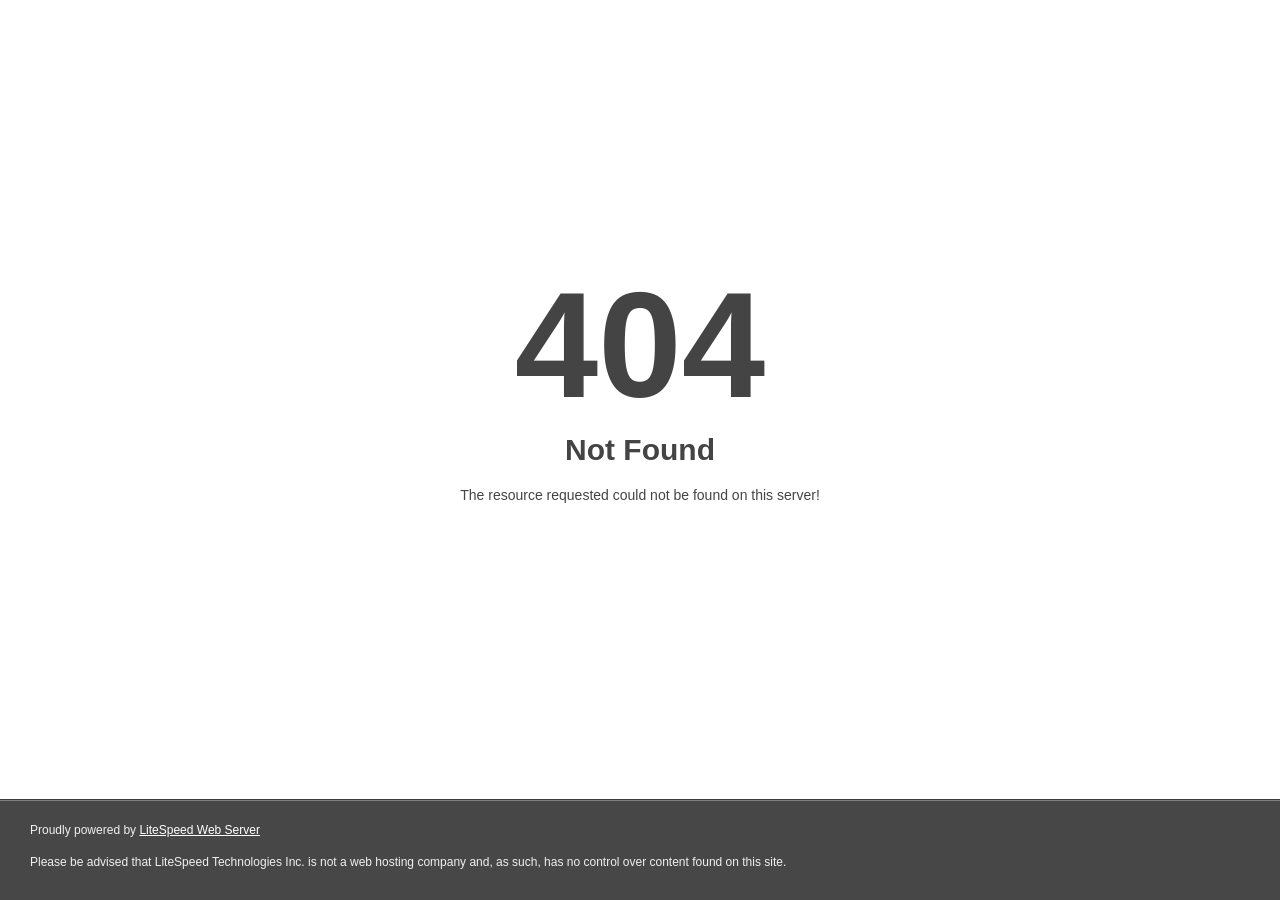
<file: assets/fonts/fa-brands-400.html>
<!DOCTYPE html>
<html style="height:100%">
<head>
<meta name="viewport" content="width=device-width, initial-scale=1, shrink-to-fit=no" />
<title> 404 Not Found
</title></head>
<body style="color: #444; margin:0;font: normal 14px/20px Arial, Helvetica, sans-serif; height:100%; background-color: #fff;">
<div style="height:auto; min-height:100%; ">     <div style="text-align: center; width:800px; margin-left: -400px; position:absolute; top: 30%; left:50%;">
        <h1 style="margin:0; font-size:150px; line-height:150px; font-weight:bold;">404</h1>
<h2 style="margin-top:20px;font-size: 30px;">Not Found
</h2>
<p>The resource requested could not be found on this server!</p>
</div></div><div style="color:#f0f0f0; font-size:12px;margin:auto;padding:0px 30px 0px 30px;position:relative;clear:both;height:100px;margin-top:-101px;background-color:#474747;border-top: 1px solid rgba(0,0,0,0.15);box-shadow: 0 1px 0 rgba(255, 255, 255, 0.3) inset;">
<br>Proudly powered by  <a style="color:#fff;" href="http://www.litespeedtech.com/error-page">LiteSpeed Web Server</a><p>Please be advised that LiteSpeed Technologies Inc. is not a web hosting company and, as such, has no control over content found on this site.</p></div></body></html>
</file>
